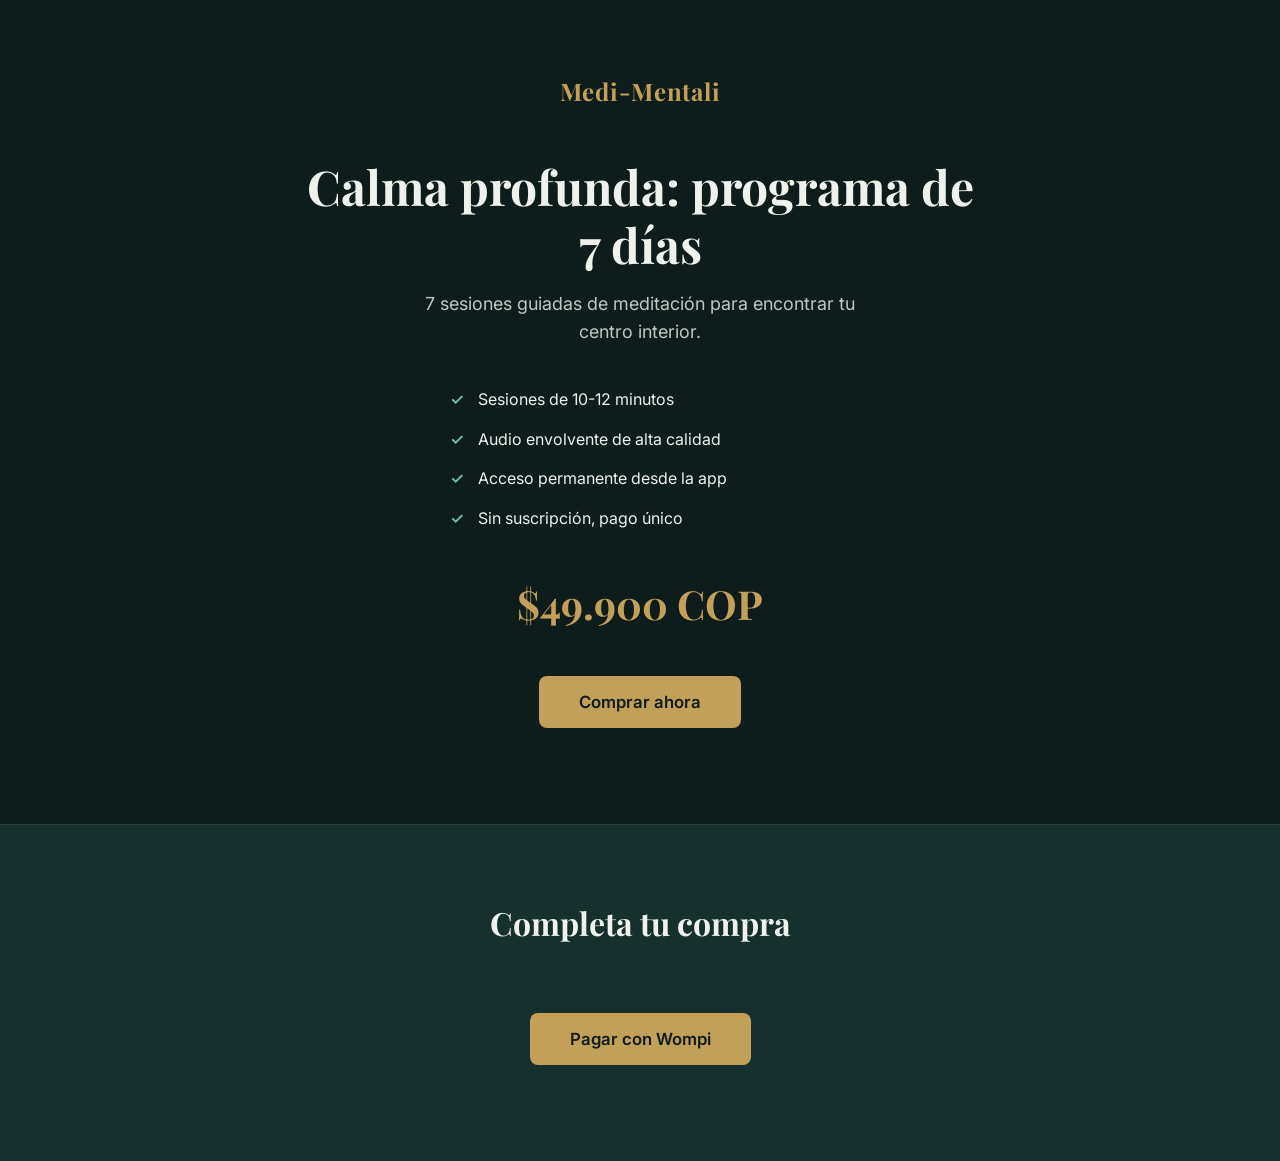
<file: index.html>
<!DOCTYPE html>
<html lang="es">
<head>
  <meta charset="UTF-8" />
  <meta name="viewport" content="width=device-width, initial-scale=1.0" />
  <title>Medi-Mentali · Calma profunda: programa de 7 días</title>
  <link rel="preconnect" href="https://fonts.googleapis.com" />
  <link rel="preconnect" href="https://fonts.gstatic.com" crossorigin />
  <link
    href="https://fonts.googleapis.com/css2?family=Playfair+Display:wght@600;700&family=Inter:wght@400;500;600&display=swap"
    rel="stylesheet"
  />
  <link rel="stylesheet" href="styles.css" />
</head>
<body>

  <!-- ===================== SECCIÓN MARKETING ===================== -->
  <section class="marketing">
    <div class="container">
      <p class="logo">Medi-Mentali</p>

      <h1 class="headline">Calma profunda: programa de 7 días</h1>
      <p class="subheadline">
        7 sesiones guiadas de meditación para encontrar tu centro interior.
      </p>

      <ul class="benefits">
        <li>Sesiones de 10-12 minutos</li>
        <li>Audio envolvente de alta calidad</li>
        <li>Acceso permanente desde la app</li>
        <li>Sin suscripción, pago único</li>
      </ul>

      <p class="price">$49.900 COP</p>

      <button class="cta-button" id="buy-now-btn">Comprar ahora</button>
    </div>
  </section>

  <!-- ===================== SECCIÓN CHECKOUT ===================== -->
  <section class="checkout" id="checkout">
    <div class="container">
      <h2 class="checkout-title">Completa tu compra</h2>
      <div id="wompi-widget"></div>
      <button class="cta-button" id="checkout-btn">Pagar con Wompi</button>
    </div>
  </section>

  <script src="https://checkout.wompi.co/widget.js"></script>
  <script src="script.js"></script>
</body>
</html>
</file>
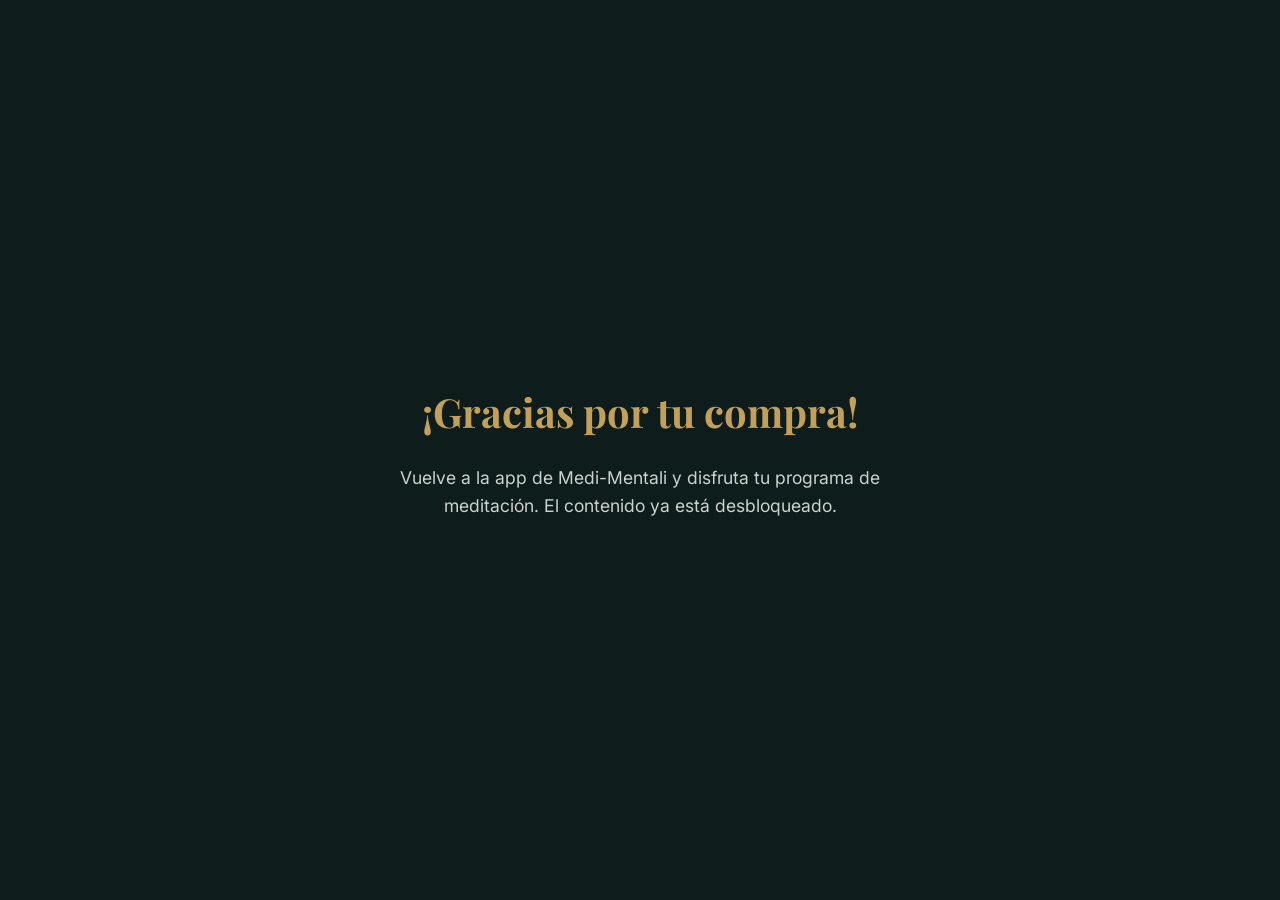
<file: success.html>
<!DOCTYPE html>
<html lang="es">
<head>
  <meta charset="UTF-8" />
  <meta name="viewport" content="width=device-width, initial-scale=1.0" />
  <title>¡Gracias por tu compra! · Medi-Mentali</title>
  <link rel="preconnect" href="https://fonts.googleapis.com" />
  <link rel="preconnect" href="https://fonts.gstatic.com" crossorigin />
  <link
    href="https://fonts.googleapis.com/css2?family=Playfair+Display:wght@600;700&family=Inter:wght@400;500;600&display=swap"
    rel="stylesheet"
  />
  <link rel="stylesheet" href="styles.css" />
</head>
<body>
  <section class="success">
    <div class="container">
      <h1 class="success-title">¡Gracias por tu compra!</h1>
      <p class="success-message">
        Vuelve a la app de Medi-Mentali y disfruta tu programa de meditación.
        El contenido ya está desbloqueado.
      </p>
    </div>
  </section>
</body>
</html>
</file>
<file: styles.css>
:root {
  --bg-dark: #0E1C1B;
  --card-bg: #17302D;
  --text-light: #EEF1EC;
  --accent-gold: #C2A05A;
  --accent-sage: #6FBE9A;
}

* {
  box-sizing: border-box;
  margin: 0;
  padding: 0;
}

body {
  background-color: var(--bg-dark);
  color: var(--text-light);
  font-family: 'Inter', sans-serif;
  line-height: 1.6;
}

.container {
  max-width: 720px;
  margin: 0 auto;
  padding: 0 24px;
}

/* ===================== MARKETING ===================== */

.marketing {
  padding: 72px 0 96px;
  text-align: center;
}

.logo {
  font-family: 'Playfair Display', serif;
  font-size: 1.5rem;
  font-weight: 700;
  color: var(--accent-gold);
  letter-spacing: 0.03em;
  margin-bottom: 48px;
}

.headline {
  font-family: 'Playfair Display', serif;
  font-weight: 700;
  font-size: clamp(2rem, 5vw, 3rem);
  line-height: 1.2;
  margin-bottom: 16px;
}

.subheadline {
  font-size: 1.125rem;
  color: rgba(238, 241, 236, 0.8);
  max-width: 480px;
  margin: 0 auto 40px;
}

.benefits {
  list-style: none;
  display: flex;
  flex-direction: column;
  gap: 14px;
  max-width: 380px;
  margin: 0 auto 40px;
  text-align: left;
}

.benefits li {
  position: relative;
  padding-left: 28px;
  font-size: 1rem;
}

.benefits li::before {
  content: "✓";
  position: absolute;
  left: 0;
  color: var(--accent-sage);
  font-weight: 600;
}

.price {
  font-family: 'Playfair Display', serif;
  font-size: 2.5rem;
  font-weight: 700;
  color: var(--accent-gold);
  margin-bottom: 40px;
}

.cta-button {
  background-color: var(--accent-gold);
  color: var(--bg-dark);
  border: none;
  border-radius: 8px;
  font-family: 'Inter', sans-serif;
  font-weight: 600;
  font-size: 1.05rem;
  padding: 16px 40px;
  cursor: pointer;
  transition: transform 0.15s ease, background-color 0.15s ease;
}

.cta-button:hover {
  background-color: #d4b070;
  transform: translateY(-1px);
}

.cta-button:active {
  transform: translateY(0);
}

/* ===================== CHECKOUT ===================== */

.checkout {
  background-color: var(--card-bg);
  padding: 72px 0 96px;
  text-align: center;
  border-top: 1px solid rgba(238, 241, 236, 0.08);
}

.checkout-title {
  font-family: 'Playfair Display', serif;
  font-size: 2rem;
  margin-bottom: 32px;
}

#wompi-widget {
  min-height: 1px;
  margin-bottom: 32px;
}

/* ===================== SUCCESS ===================== */

.success {
  min-height: 100vh;
  display: flex;
  align-items: center;
  justify-content: center;
  text-align: center;
  padding: 24px;
}

.success-title {
  font-family: 'Playfair Display', serif;
  font-size: clamp(1.75rem, 5vw, 2.5rem);
  color: var(--accent-gold);
  margin-bottom: 20px;
}

.success-message {
  font-size: 1.1rem;
  color: rgba(238, 241, 236, 0.85);
  max-width: 480px;
}

/* ===================== RESPONSIVE ===================== */

@media (max-width: 600px) {
  .marketing {
    padding: 56px 0 72px;
  }

  .checkout {
    padding: 56px 0 72px;
  }

  .cta-button {
    width: 100%;
    padding: 16px 24px;
  }
}
</file>
